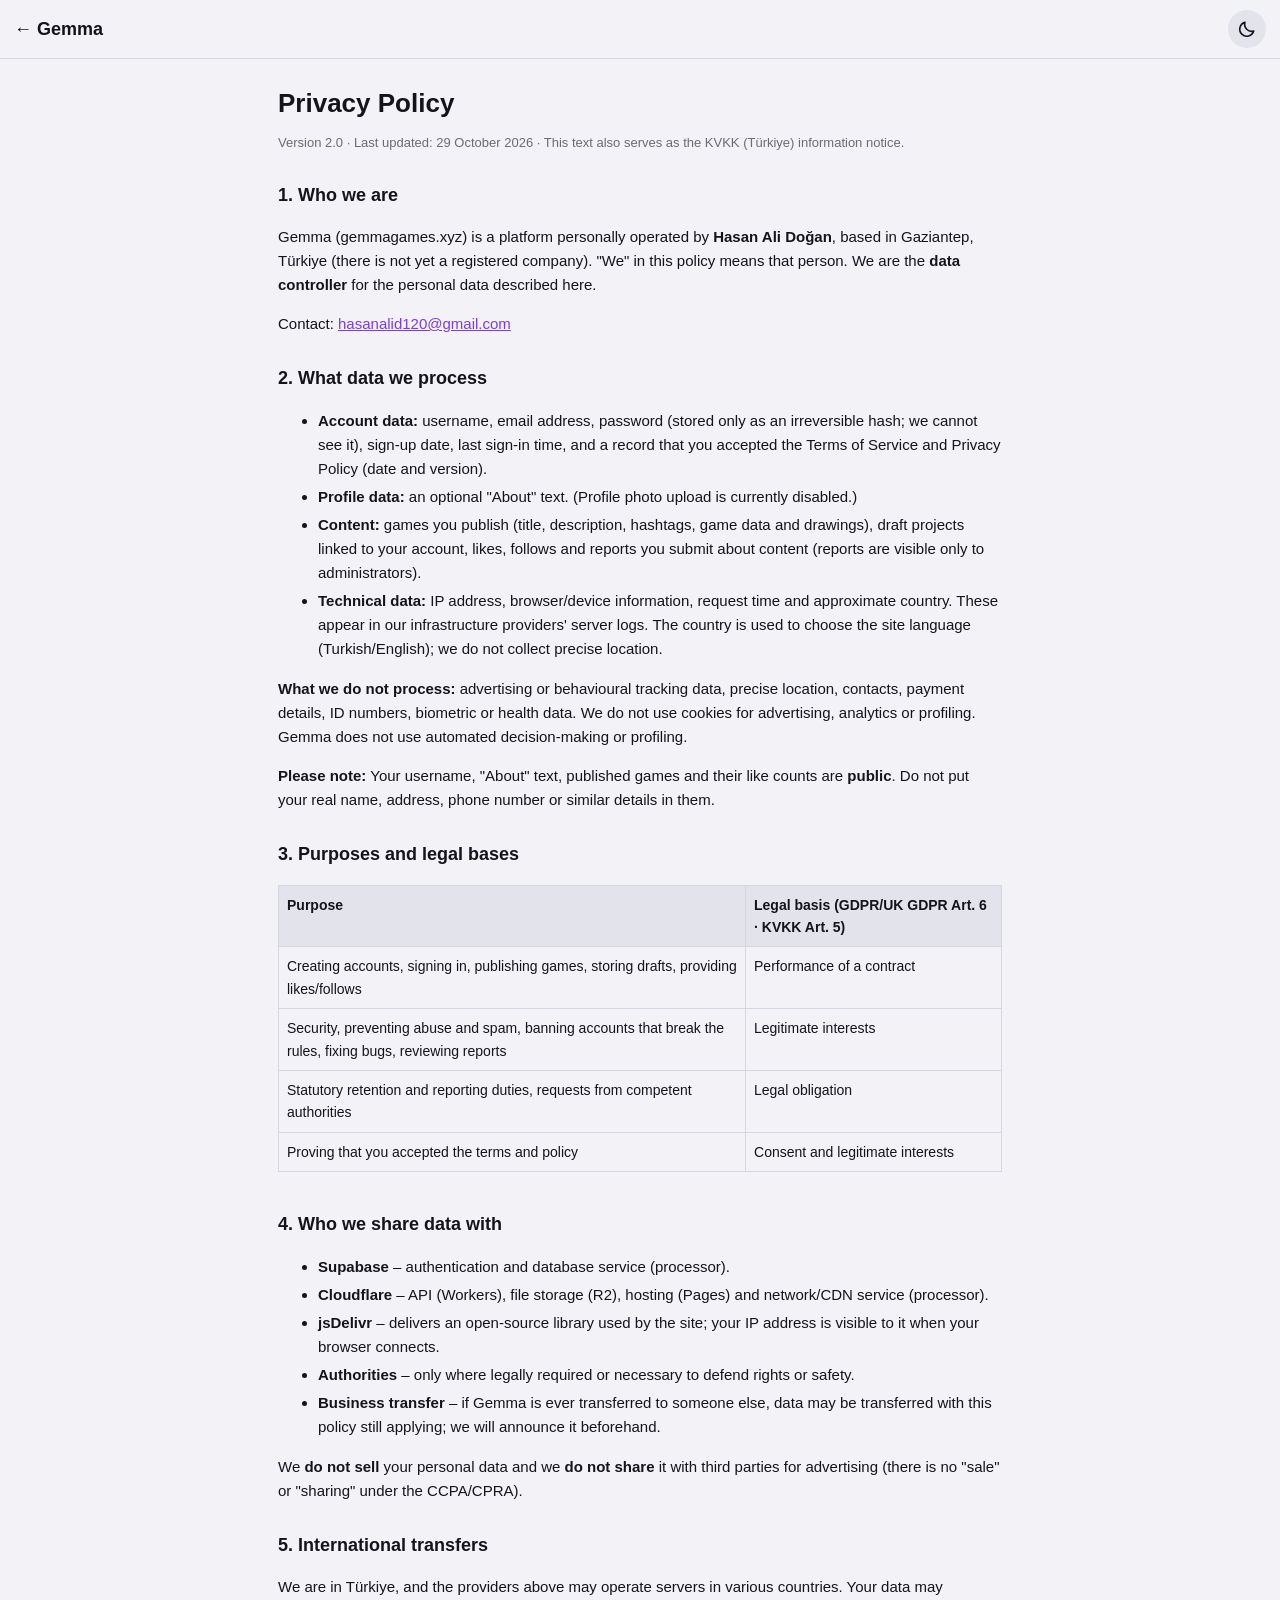
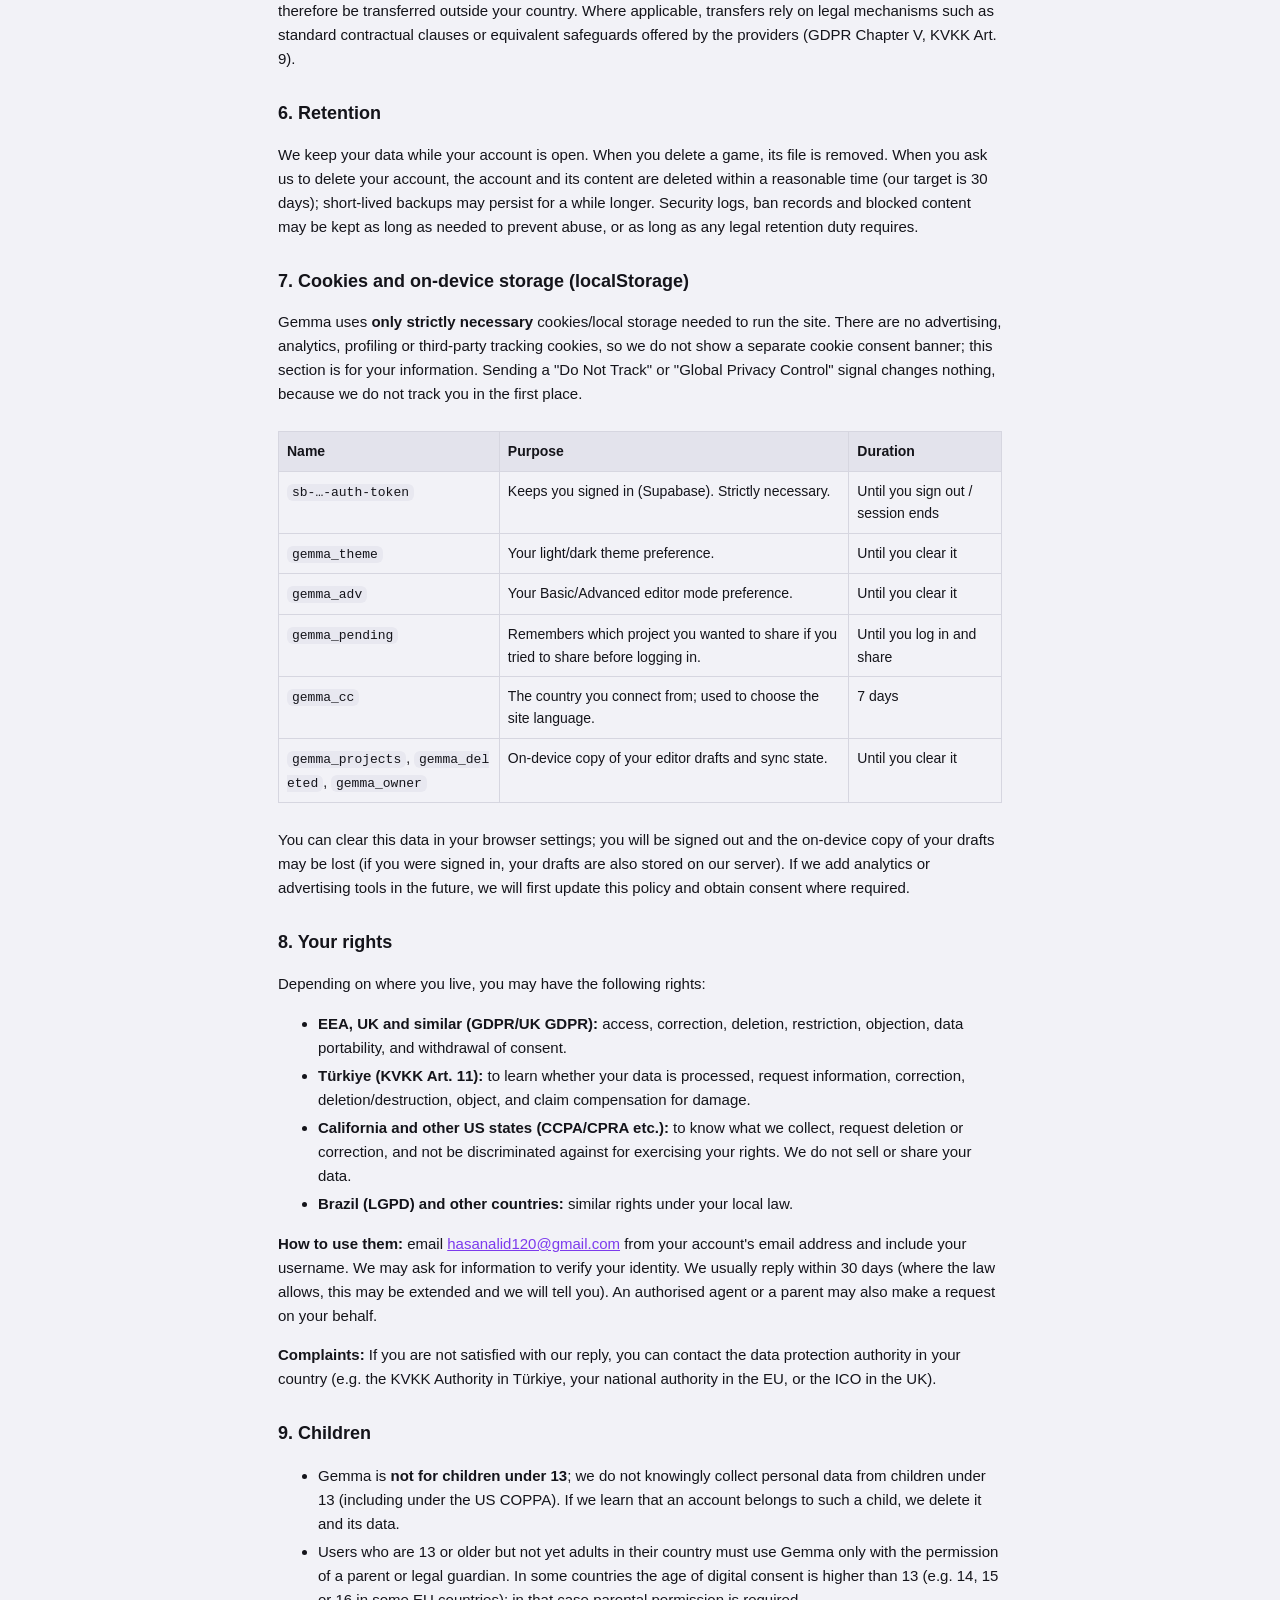
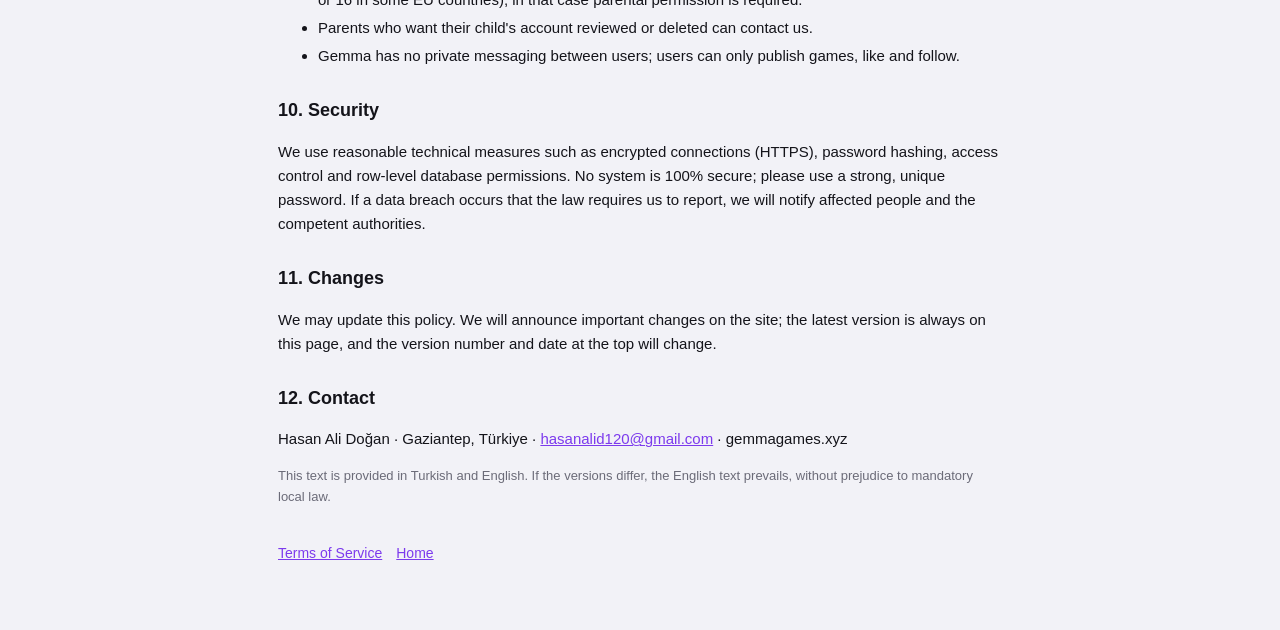
<file: privacy.html>
<!DOCTYPE html>
<html lang="tr"><head><meta charset="UTF-8">
<meta name="viewport" content="width=device-width,initial-scale=1,viewport-fit=cover">
<title>Gemma – Gizlilik Politikası / Privacy Policy</title>
<link rel="stylesheet" href="/legal.css?v=2">
<script src="/i18n.js?v=5"></script>
<script src="/theme.js?v=5"></script>
</head><body>
<div class="top"><a class="back" href="/">← Gemma</a><button data-theme-btn></button></div>
<div class="wrap">

<!-- ===================== TÜRKÇE ===================== -->
<div class="tr">
<h1>Gizlilik Politikası</h1>
<p class="upd">Sürüm 2.0 · Son güncelleme: 29 Ekim 2026 · Bu metin aynı zamanda KVKK Aydınlatma Metni'dir.</p>

<h2>1. Biz kimiz?</h2>
<p>Gemma (gemmagames.xyz), Gaziantep, Türkiye'de yaşayan <b>Hasan Ali Doğan</b> tarafından kişisel olarak işletilen bir platformdur (henüz tescilli bir şirket yoktur). Bu politikada "biz" dediğimizde bu kişiyi kastediyoruz. Kişisel verilerin işlenmesinden <b>veri sorumlusu</b> / <i>data controller</i> biziz.</p>
<p>İletişim: <a href="mailto:hasanalid120@gmail.com">hasanalid120@gmail.com</a></p>

<h2>2. Hangi verileri işliyoruz?</h2>
<ul>
<li><b>Hesap bilgileri:</b> kullanıcı adı, e-posta adresi, şifre (yalnızca geri döndürülemez şekilde karma/hash olarak saklanır; biz göremeyiz), kayıt tarihi, son giriş zamanı, Kullanım Şartları ve Gizlilik Politikası'nı kabul ettiğini gösteren kayıt (tarih ve sürüm).</li>
<li><b>Profil bilgileri:</b> isteğe bağlı "Hakkında" yazısı. (Profil fotoğrafı yükleme şu anda kapalıdır.)</li>
<li><b>İçerikler:</b> yayınladığın oyunlar (başlık, açıklama, hashtag'ler, oyun verisi ve çizimler), hesabına bağlı taslak projeler, beğeniler, takip ilişkileri ve bir içeriği bildirmek için gönderdiğin raporlar (raporları yalnızca yöneticiler görür).</li>
<li><b>Teknik veriler:</b> IP adresi, tarayıcı/cihaz bilgisi, istek zamanı ve yaklaşık ülke. Bunlar altyapı sağlayıcılarımızın sunucu günlüklerinde oluşur. Ülke bilgisi, site dilini (Türkçe/İngilizce) seçmek için kullanılır; kesin konum toplamayız.</li>
</ul>
<p><b>İşlemediklerimiz:</b> reklam veya davranış izleme verisi, kesin konum, rehber, ödeme bilgisi, kimlik numarası, biyometrik veya sağlık verisi. Reklam, analiz veya profil çıkarma amaçlı çerez kullanmıyoruz. Gemma'da otomatik karar verme veya profilleme yoktur.</p>
<p><b>Dikkat:</b> Kullanıcı adın, "Hakkında" yazın, yayınladığın oyunlar ve bu oyunların beğeni sayıları <b>herkese açıktır</b>. Bunlara gerçek adın, adresin, telefonun gibi bilgileri yazma.</p>

<h2>3. Amaçlar ve hukuki sebepler</h2>
<div class="tw"><table>
<tr><th>Amaç</th><th>Hukuki sebep (GDPR/UK GDPR m.6 · KVKK m.5)</th></tr>
<tr><td>Hesap açmak, giriş yapmak, oyun yayınlamak, taslakları saklamak, beğeni/takip özelliklerini sunmak</td><td>Sözleşmenin kurulması ve ifası</td></tr>
<tr><td>Güvenlik, kötüye kullanımı ve spam'i önlemek, kuralları ihlal eden hesapları banlamak, hataları gidermek, şikâyetleri incelemek</td><td>Meşru menfaat</td></tr>
<tr><td>Yasal saklama ve bildirim yükümlülükleri, yetkili makam talepleri</td><td>Hukuki yükümlülük</td></tr>
<tr><td>Şartları ve politikayı kabul ettiğini kanıtlamak</td><td>Açık rıza ve meşru menfaat</td></tr>
</table></div>

<h2>4. Verileri kimlerle paylaşıyoruz?</h2>
<ul>
<li><b>Supabase</b> – kimlik doğrulama ve veritabanı hizmeti (işleyen/processor).</li>
<li><b>Cloudflare</b> – API (Workers), dosya depolama (R2), barındırma (Pages) ve ağ/CDN hizmeti (işleyen/processor).</li>
<li><b>jsDelivr</b> – sitenin kullandığı açık kaynak kütüphanenin dağıtımı; tarayıcın bu sunucuya bağlanırken IP adresin görünür.</li>
<li><b>Yetkili kurumlar</b> – yalnızca yasal bir zorunluluk olduğunda veya hak/güvenlik savunması için gerektiğinde.</li>
<li><b>İşletme devri</b> – Gemma ileride başka birine devredilirse veriler, bu politika korunarak devredilebilir; önceden duyuruda bulunuruz.</li>
</ul>
<p>Kişisel verilerini <b>satmayız</b> ve reklam amacıyla üçüncü taraflarla <b>paylaşmayız</b> (CCPA/CPRA anlamında "satış" veya "paylaşım" yoktur).</p>

<h2>5. Uluslararası aktarım</h2>
<p>Biz Türkiye'deyiz; yukarıdaki hizmet sağlayıcıların sunucuları dünyanın farklı ülkelerinde olabilir. Bu nedenle verilerin ülken dışına aktarılabilir. Aktarımlarda, uygulanabildiği ölçüde standart sözleşme hükümleri veya sağlayıcıların sunduğu eşdeğer güvenceler gibi yasal mekanizmalara dayanırız (GDPR Bölüm V, KVKK m.9).</p>

<h2>6. Saklama süresi</h2>
<p>Verilerini hesabın açık olduğu sürece saklarız. Bir oyunu sildiğinde oyun dosyası kaldırılır. Hesabının silinmesini istediğinde hesap ve içerikleri, makul bir süre içinde (hedefimiz 30 gün) silinir; kısa süreli yedekler bu süreden sonra da bir süre daha kalabilir. Güvenlik günlükleri, ban kayıtları ve engellenen (block) içerikler kötüye kullanımı önlemek için gerekli süre kadar, yasal saklama yükümlülükleri varsa o süre kadar tutulabilir.</p>

<h2>7. Çerezler ve cihazda saklama (localStorage)</h2>
<p>Gemma <b>yalnızca siteyi çalıştırmak için zorunlu</b> çerez/yerel depolama kullanır. Reklam, analiz, profil çıkarma veya üçüncü taraf takip çerezi yoktur. Bu yüzden ayrı bir "çerez onay çubuğu" göstermiyoruz; bu bölüm bilgilendirme amaçlıdır. Bir "Do Not Track" veya "Global Privacy Control" sinyali göndermen bir şeyi değiştirmez, çünkü zaten takip yapmıyoruz.</p>
<div class="tw"><table>
<tr><th>Ad</th><th>Ne için?</th><th>Süre</th></tr>
<tr><td><code>sb-…-auth-token</code></td><td>Oturumunu açık tutar (Supabase). Zorunlu.</td><td>Çıkış yapana / oturum bitene kadar</td></tr>
<tr><td><code>gemma_theme</code></td><td>Aydınlık/karanlık tema tercihin.</td><td>Sen silene kadar</td></tr>
<tr><td><code>gemma_adv</code></td><td>Editörde Temel/Gelişmiş mod tercihin.</td><td>Sen silene kadar</td></tr>
<tr><td><code>gemma_pending</code></td><td>Giriş yapmadan paylaşmaya çalıştığında, hangi projeyi paylaşmak istediğini hatırlar.</td><td>Giriş yapıp paylaşana kadar</td></tr>
<tr><td><code>gemma_cc</code></td><td>Bağlandığın ülke bilgisi; site dilini seçmek için.</td><td>7 gün</td></tr>
<tr><td><code>gemma_projects</code>, <code>gemma_deleted</code>, <code>gemma_owner</code></td><td>Editördeki proje taslaklarının bu cihazdaki kopyası ve senkron bilgisi.</td><td>Sen silene kadar</td></tr>
</table></div>
<p>Bu verileri tarayıcı ayarlarından silebilirsin; oturumun kapanır ve cihazdaki taslak kopyaların kaybolabilir (giriş yaptıysan taslakların sunucuda da saklanır). İleride analiz veya reklam aracı eklersek önce bu politikayı güncelleyip, gereken yerlerde onayını alacağız.</p>

<h2>8. Haklarının neler?</h2>
<p>Bulunduğun ülkeye göre şu haklara sahip olabilirsin:</p>
<ul>
<li><b>AEA, Birleşik Krallık ve benzeri ülkeler (GDPR/UK GDPR):</b> erişim, düzeltme, silme, işlemeyi kısıtlama, itiraz, veri taşınabilirliği ve rızanı geri çekme hakkı.</li>
<li><b>Türkiye (KVKK m.11):</b> verilerinin işlenip işlenmediğini öğrenme, bilgi isteme, düzeltme, silme/yok etme, itiraz, zararın giderilmesini isteme.</li>
<li><b>Kaliforniya ve diğer ABD eyaletleri (CCPA/CPRA vb.):</b> hangi verileri topladığımızı bilme, silme, düzeltme isteme; kullandığın haklar nedeniyle ayrımcılığa uğramama. Verilerini satmıyor ve paylaşmıyoruz.</li>
<li><b>Brezilya (LGPD) ve diğer ülkeler:</b> yerel yasana göre benzer haklar.</li>
</ul>
<p><b>Nasıl kullanırsın?</b> <a href="mailto:hasanalid120@gmail.com">hasanalid120@gmail.com</a> adresine, hesabının e-posta adresinden ve kullanıcı adınla yaz. Kimliğini doğrulamak için bilgi isteyebiliriz. Genellikle 30 gün içinde yanıtlarız (yasanın izin verdiği hâllerde süre uzayabilir, bunu sana bildiririz). Bir yetkili temsilci veya ebeveyn de senin adına başvurabilir.</p>
<p><b>Şikâyet:</b> Yanıtımızdan memnun kalmazsan bulunduğun ülkedeki veri koruma otoritesine (ör. Türkiye'de Kişisel Verileri Koruma Kurumu, AB'de ilgili ulusal otorite, Birleşik Krallık'ta ICO) başvurabilirsin.</p>

<h2>9. Çocukların gizliliği</h2>
<ul>
<li>Gemma <b>13 yaşından küçükler için değildir</b>; bilerek 13 yaşından küçük çocuklardan kişisel veri toplamayız (ABD COPPA dahil). Böyle bir hesap fark edersek hesabı ve verilerini sileriz.</li>
<li>13 yaşını doldurmuş ama bulunduğu ülkede reşit olmayan kullanıcılar, yalnızca ebeveyn veya yasal temsilcisinin izniyle kullanmalıdır. Bazı ülkelerde dijital hizmetlerde rıza yaşı 13'ten yüksektir (ör. bazı AB ülkelerinde 14, 15 veya 16); bu durumda ebeveyn izni zorunludur.</li>
<li>Çocuğunun hesabının incelenmesini veya silinmesini isteyen ebeveynler bize yazabilir.</li>
<li>Gemma'da kullanıcılar arasında özel mesajlaşma yoktur; kullanıcılar yalnızca oyun yayınlar, beğenir ve takip eder.</li>
</ul>

<h2>10. Güvenlik</h2>
<p>Verileri korumak için şifreli bağlantı (HTTPS), şifrelerin hash'lenmesi, erişim kontrolü ve satır bazlı veritabanı yetkileri gibi makul teknik önlemler uyguluyoruz. Hiçbir sistem %100 güvenli değildir; güçlü ve benzersiz bir şifre kullanmanı öneririz. Yasanın gerektirdiği bir veri ihlali olursa etkilenen kişilere ve yetkili kurumlara gereken bildirimi yaparız.</p>

<h2>11. Değişiklikler</h2>
<p>Bu politikayı güncelleyebiliriz. Önemli değişiklikleri sitede duyururuz; en güncel sürüm her zaman bu sayfadadır. Sayfanın üstündeki sürüm numarası ve tarih değişir.</p>

<h2>12. İletişim</h2>
<p>Hasan Ali Doğan · Gaziantep, Türkiye · <a href="mailto:hasanalid120@gmail.com">hasanalid120@gmail.com</a> · gemmagames.xyz</p>
<p class="upd">Bu metin Türkçe ve İngilizce hazırlanmıştır. Çeviriler arasında fark olursa, yerel zorunlu hukuk saklı kalmak üzere İngilizce metin esas alınır.</p>
<div class="nav2"><a href="/terms.html">Kullanım Şartları</a><a href="/">Ana sayfa</a></div>
</div>

<!-- ===================== ENGLISH ===================== -->
<div class="en">
<h1>Privacy Policy</h1>
<p class="upd">Version 2.0 · Last updated: 29 October 2026 · This text also serves as the KVKK (Türkiye) information notice.</p>

<h2>1. Who we are</h2>
<p>Gemma (gemmagames.xyz) is a platform personally operated by <b>Hasan Ali Doğan</b>, based in Gaziantep, Türkiye (there is not yet a registered company). "We" in this policy means that person. We are the <b>data controller</b> for the personal data described here.</p>
<p>Contact: <a href="mailto:hasanalid120@gmail.com">hasanalid120@gmail.com</a></p>

<h2>2. What data we process</h2>
<ul>
<li><b>Account data:</b> username, email address, password (stored only as an irreversible hash; we cannot see it), sign-up date, last sign-in time, and a record that you accepted the Terms of Service and Privacy Policy (date and version).</li>
<li><b>Profile data:</b> an optional "About" text. (Profile photo upload is currently disabled.)</li>
<li><b>Content:</b> games you publish (title, description, hashtags, game data and drawings), draft projects linked to your account, likes, follows and reports you submit about content (reports are visible only to administrators).</li>
<li><b>Technical data:</b> IP address, browser/device information, request time and approximate country. These appear in our infrastructure providers' server logs. The country is used to choose the site language (Turkish/English); we do not collect precise location.</li>
</ul>
<p><b>What we do not process:</b> advertising or behavioural tracking data, precise location, contacts, payment details, ID numbers, biometric or health data. We do not use cookies for advertising, analytics or profiling. Gemma does not use automated decision-making or profiling.</p>
<p><b>Please note:</b> Your username, "About" text, published games and their like counts are <b>public</b>. Do not put your real name, address, phone number or similar details in them.</p>

<h2>3. Purposes and legal bases</h2>
<div class="tw"><table>
<tr><th>Purpose</th><th>Legal basis (GDPR/UK GDPR Art. 6 · KVKK Art. 5)</th></tr>
<tr><td>Creating accounts, signing in, publishing games, storing drafts, providing likes/follows</td><td>Performance of a contract</td></tr>
<tr><td>Security, preventing abuse and spam, banning accounts that break the rules, fixing bugs, reviewing reports</td><td>Legitimate interests</td></tr>
<tr><td>Statutory retention and reporting duties, requests from competent authorities</td><td>Legal obligation</td></tr>
<tr><td>Proving that you accepted the terms and policy</td><td>Consent and legitimate interests</td></tr>
</table></div>

<h2>4. Who we share data with</h2>
<ul>
<li><b>Supabase</b> – authentication and database service (processor).</li>
<li><b>Cloudflare</b> – API (Workers), file storage (R2), hosting (Pages) and network/CDN service (processor).</li>
<li><b>jsDelivr</b> – delivers an open-source library used by the site; your IP address is visible to it when your browser connects.</li>
<li><b>Authorities</b> – only where legally required or necessary to defend rights or safety.</li>
<li><b>Business transfer</b> – if Gemma is ever transferred to someone else, data may be transferred with this policy still applying; we will announce it beforehand.</li>
</ul>
<p>We <b>do not sell</b> your personal data and we <b>do not share</b> it with third parties for advertising (there is no "sale" or "sharing" under the CCPA/CPRA).</p>

<h2>5. International transfers</h2>
<p>We are in Türkiye, and the providers above may operate servers in various countries. Your data may therefore be transferred outside your country. Where applicable, transfers rely on legal mechanisms such as standard contractual clauses or equivalent safeguards offered by the providers (GDPR Chapter V, KVKK Art. 9).</p>

<h2>6. Retention</h2>
<p>We keep your data while your account is open. When you delete a game, its file is removed. When you ask us to delete your account, the account and its content are deleted within a reasonable time (our target is 30 days); short-lived backups may persist for a while longer. Security logs, ban records and blocked content may be kept as long as needed to prevent abuse, or as long as any legal retention duty requires.</p>

<h2>7. Cookies and on-device storage (localStorage)</h2>
<p>Gemma uses <b>only strictly necessary</b> cookies/local storage needed to run the site. There are no advertising, analytics, profiling or third-party tracking cookies, so we do not show a separate cookie consent banner; this section is for your information. Sending a "Do Not Track" or "Global Privacy Control" signal changes nothing, because we do not track you in the first place.</p>
<div class="tw"><table>
<tr><th>Name</th><th>Purpose</th><th>Duration</th></tr>
<tr><td><code>sb-…-auth-token</code></td><td>Keeps you signed in (Supabase). Strictly necessary.</td><td>Until you sign out / session ends</td></tr>
<tr><td><code>gemma_theme</code></td><td>Your light/dark theme preference.</td><td>Until you clear it</td></tr>
<tr><td><code>gemma_adv</code></td><td>Your Basic/Advanced editor mode preference.</td><td>Until you clear it</td></tr>
<tr><td><code>gemma_pending</code></td><td>Remembers which project you wanted to share if you tried to share before logging in.</td><td>Until you log in and share</td></tr>
<tr><td><code>gemma_cc</code></td><td>The country you connect from; used to choose the site language.</td><td>7 days</td></tr>
<tr><td><code>gemma_projects</code>, <code>gemma_deleted</code>, <code>gemma_owner</code></td><td>On-device copy of your editor drafts and sync state.</td><td>Until you clear it</td></tr>
</table></div>
<p>You can clear this data in your browser settings; you will be signed out and the on-device copy of your drafts may be lost (if you were signed in, your drafts are also stored on our server). If we add analytics or advertising tools in the future, we will first update this policy and obtain consent where required.</p>

<h2>8. Your rights</h2>
<p>Depending on where you live, you may have the following rights:</p>
<ul>
<li><b>EEA, UK and similar (GDPR/UK GDPR):</b> access, correction, deletion, restriction, objection, data portability, and withdrawal of consent.</li>
<li><b>Türkiye (KVKK Art. 11):</b> to learn whether your data is processed, request information, correction, deletion/destruction, object, and claim compensation for damage.</li>
<li><b>California and other US states (CCPA/CPRA etc.):</b> to know what we collect, request deletion or correction, and not be discriminated against for exercising your rights. We do not sell or share your data.</li>
<li><b>Brazil (LGPD) and other countries:</b> similar rights under your local law.</li>
</ul>
<p><b>How to use them:</b> email <a href="mailto:hasanalid120@gmail.com">hasanalid120@gmail.com</a> from your account's email address and include your username. We may ask for information to verify your identity. We usually reply within 30 days (where the law allows, this may be extended and we will tell you). An authorised agent or a parent may also make a request on your behalf.</p>
<p><b>Complaints:</b> If you are not satisfied with our reply, you can contact the data protection authority in your country (e.g. the KVKK Authority in Türkiye, your national authority in the EU, or the ICO in the UK).</p>

<h2>9. Children</h2>
<ul>
<li>Gemma is <b>not for children under 13</b>; we do not knowingly collect personal data from children under 13 (including under the US COPPA). If we learn that an account belongs to such a child, we delete it and its data.</li>
<li>Users who are 13 or older but not yet adults in their country must use Gemma only with the permission of a parent or legal guardian. In some countries the age of digital consent is higher than 13 (e.g. 14, 15 or 16 in some EU countries); in that case parental permission is required.</li>
<li>Parents who want their child's account reviewed or deleted can contact us.</li>
<li>Gemma has no private messaging between users; users can only publish games, like and follow.</li>
</ul>

<h2>10. Security</h2>
<p>We use reasonable technical measures such as encrypted connections (HTTPS), password hashing, access control and row-level database permissions. No system is 100% secure; please use a strong, unique password. If a data breach occurs that the law requires us to report, we will notify affected people and the competent authorities.</p>

<h2>11. Changes</h2>
<p>We may update this policy. We will announce important changes on the site; the latest version is always on this page, and the version number and date at the top will change.</p>

<h2>12. Contact</h2>
<p>Hasan Ali Doğan · Gaziantep, Türkiye · <a href="mailto:hasanalid120@gmail.com">hasanalid120@gmail.com</a> · gemmagames.xyz</p>
<p class="upd">This text is provided in Turkish and English. If the versions differ, the English text prevails, without prejudice to mandatory local law.</p>
<div class="nav2"><a href="/terms.html">Terms of Service</a><a href="/">Home</a></div>
</div>

</div></body></html>
</file>
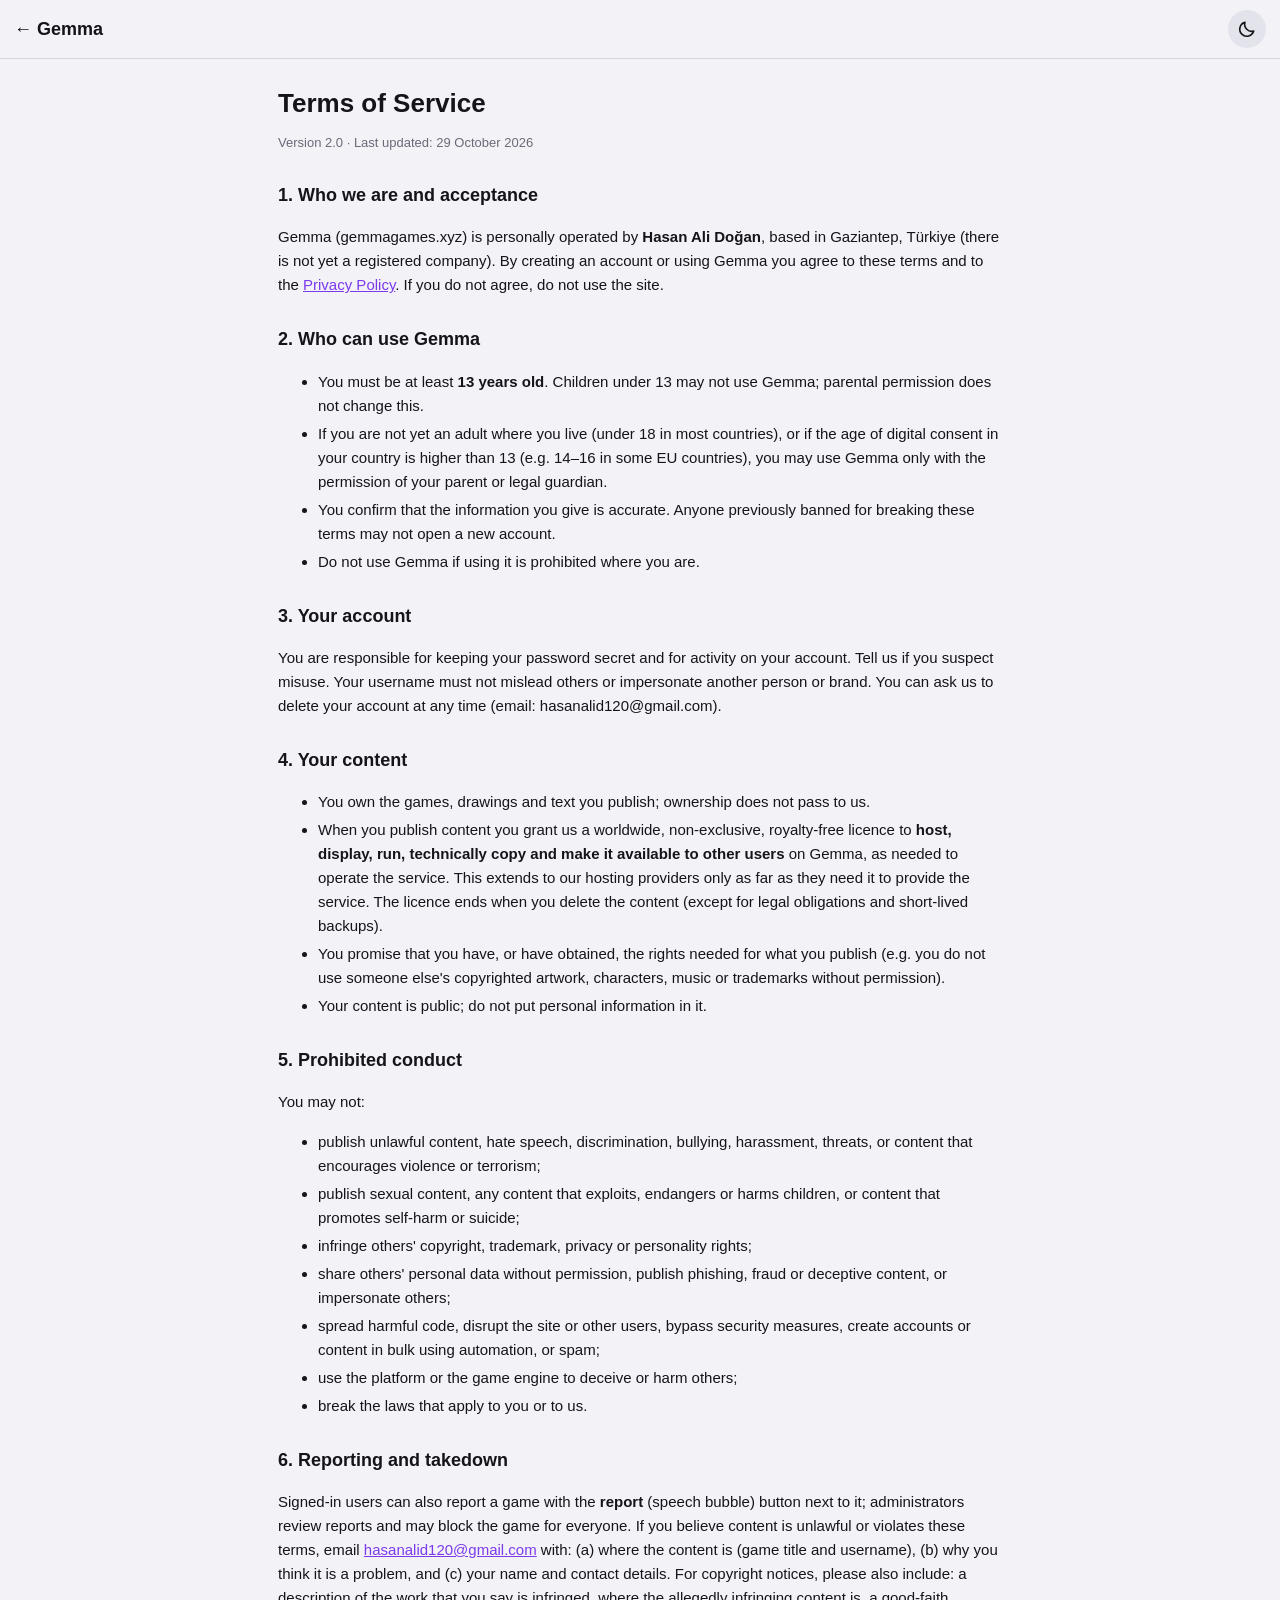
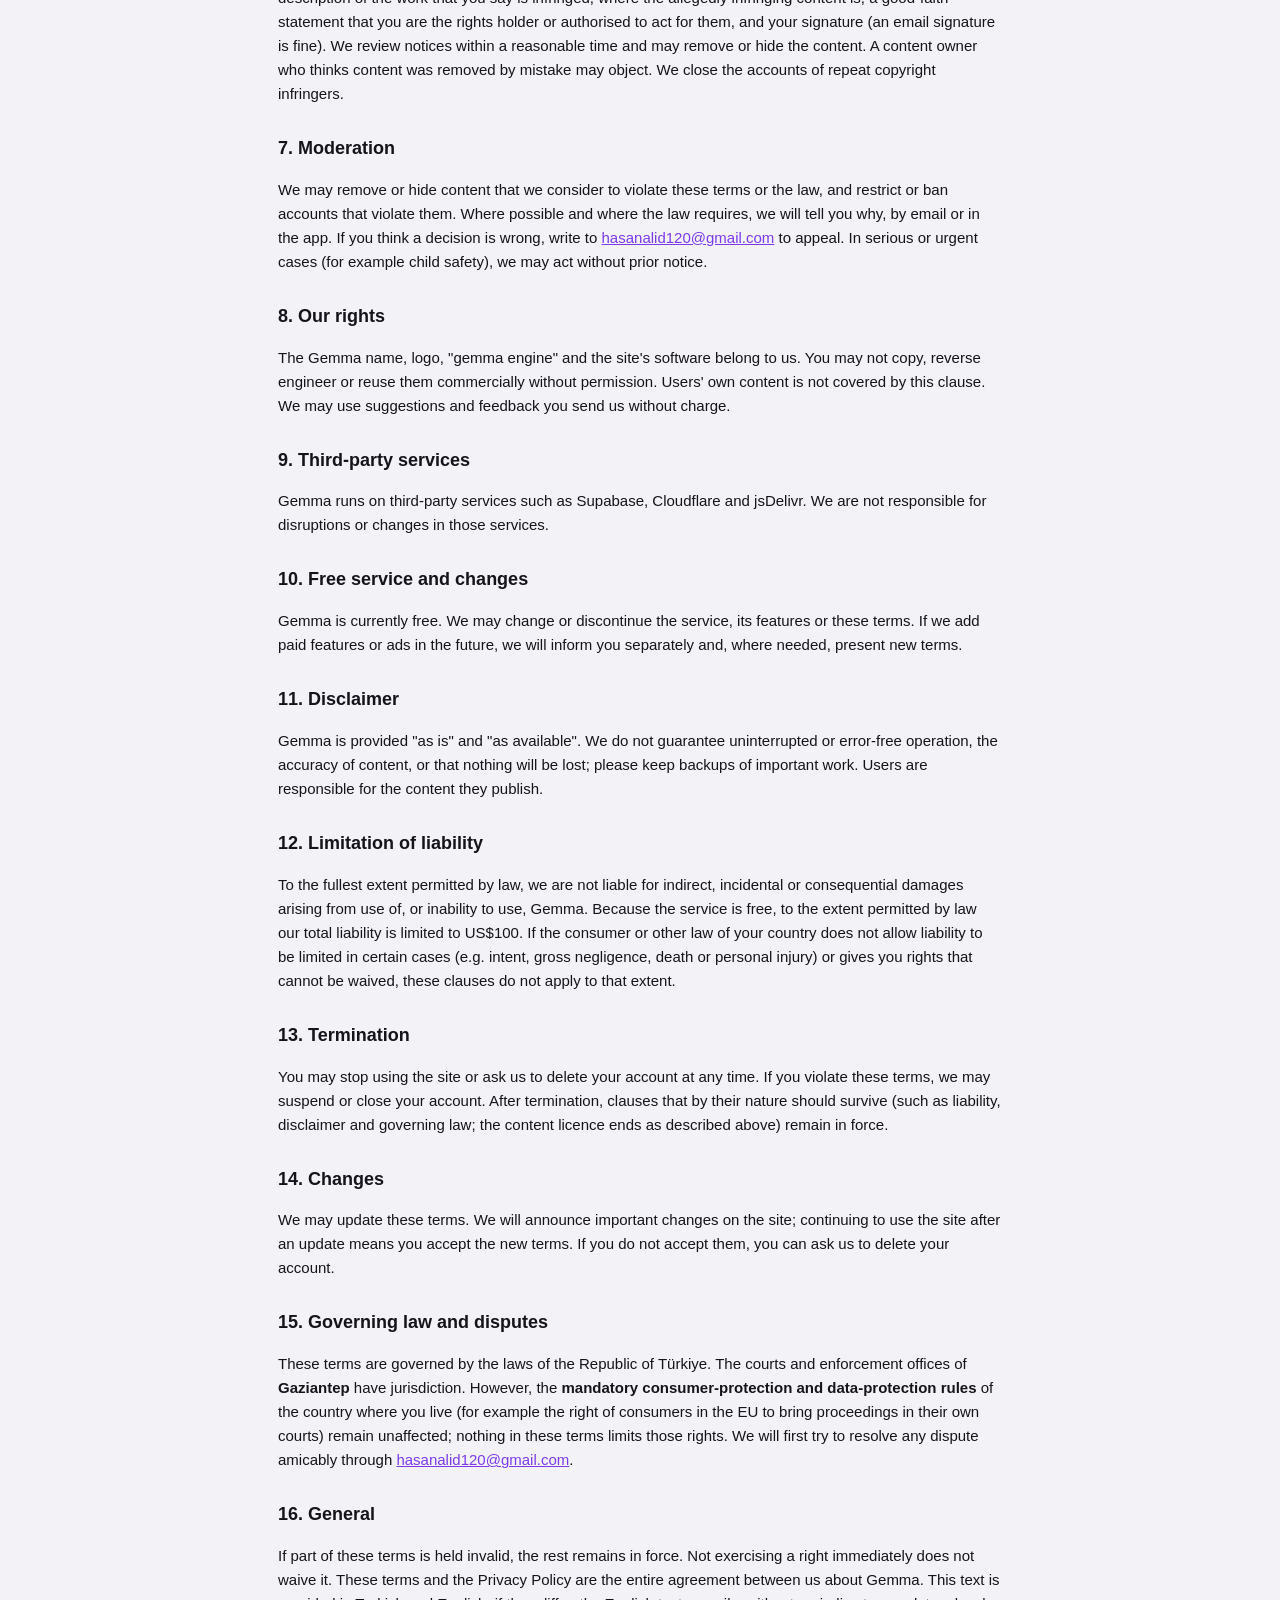
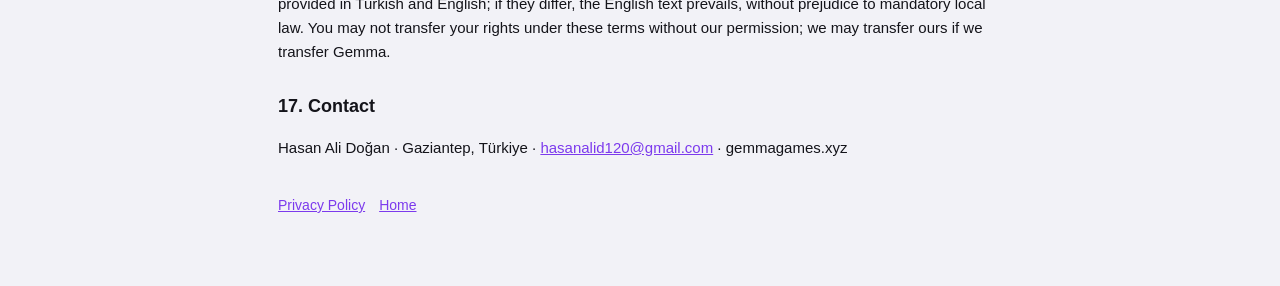
<file: terms.html>
<!DOCTYPE html>
<html lang="tr"><head><meta charset="UTF-8">
<meta name="viewport" content="width=device-width,initial-scale=1,viewport-fit=cover">
<title>Gemma – Kullanım Şartları / Terms of Service</title>
<link rel="stylesheet" href="/legal.css?v=2">
<script src="/i18n.js?v=5"></script>
<script src="/theme.js?v=5"></script>
</head><body>
<div class="top"><a class="back" href="/">← Gemma</a><button data-theme-btn></button></div>
<div class="wrap">

<!-- ===================== TÜRKÇE ===================== -->
<div class="tr">
<h1>Kullanım Şartları</h1>
<p class="upd">Sürüm 2.0 · Son güncelleme: 29 Ekim 2026</p>

<h2>1. Taraflar ve kabul</h2>
<p>Gemma (gemmagames.xyz), Gaziantep, Türkiye'de yaşayan <b>Hasan Ali Doğan</b> tarafından kişisel olarak işletilir (henüz tescilli bir şirket yoktur). Hesap oluşturarak veya siteyi kullanarak bu şartları ve <a href="/privacy.html">Gizlilik Politikası</a>'nı kabul etmiş olursun. Kabul etmiyorsan siteyi kullanma.</p>

<h2>2. Kimler kullanabilir?</h2>
<ul>
<li>En az <b>13 yaşında</b> olmalısın. 13 yaşından küçükler Gemma'yı kullanamaz; ebeveyn izni bunu değiştirmez.</li>
<li>Bulunduğun ülkede reşit değilsen (çoğu ülkede 18 yaş altı) veya ülkende dijital hizmetler için rıza yaşı 13'ten yüksekse (ör. bazı AB ülkelerinde 14–16), Gemma'yı yalnızca ebeveyninin veya yasal temsilcisinin izniyle kullanabilirsin.</li>
<li>Verdiğin bilgilerin doğru olduğunu kabul edersin. Daha önce bu şartları ihlal ettiği için banlanmış biri yeni hesap açamaz.</li>
<li>Bulunduğun yerde Gemma'yı kullanmak yasaksa kullanma.</li>
</ul>

<h2>3. Hesabın</h2>
<p>Şifreni gizli tutmak ve hesabındaki işlemlerden sorumlu olmak sana aittir. Şüpheli bir durum olursa bize haber ver. Kullanıcı adın başkalarını yanıltmamalı, başkasının adını veya markasını taklit etmemelidir. Hesabını istediğin zaman silmemizi isteyebilirsin (e-posta: hasanalid120@gmail.com).</p>

<h2>4. Senin içeriğin</h2>
<ul>
<li>Yayınladığın oyunların, çizimlerin ve metinlerin sahibi sensin; bizde kalmaz.</li>
<li>Bir içerik yayınladığında bize, onu Gemma'da <b>barındırmak, göstermek, oynatmak, kopyalamak (teknik olarak) ve diğer kullanıcılara sunmak</b> için gerekli olan dünya çapında, münhasır olmayan, ücretsiz bir lisans vermiş olursun. Bu lisans, barındırma sağlayıcılarımızın hizmeti sunması için gerekli olduğu kadar onlara da uzanır. İçeriği sildiğinde lisans sona erer (yasal zorunluluklar ve kısa süreli yedekler hariç).</li>
<li>Yayınladığın içerik için gerekli haklara sahip olduğunu veya izin aldığını (ör. başkasının telifli çizimini, karakterini, müziğini, markasını izinsiz kullanmadığını) taahhüt edersin.</li>
<li>İçeriğin herkese açıktır; kişisel bilgilerini içine koyma.</li>
</ul>

<h2>5. Yasak davranışlar</h2>
<p>Şunları yapamazsın:</p>
<ul>
<li>Hukuka aykırı içerik; nefret söylemi, ayrımcılık, zorbalık, taciz, tehdit veya şiddeti ve terörü özendiren içerik yayınlamak;</li>
<li>Cinsel içerik, çocukları istismar eden veya tehlikeye atan, çocuklara zarar veren her türlü içerik yayınlamak; kendine zarar vermeyi veya intiharı özendirmek;</li>
<li>Başkalarının telif, marka, gizlilik veya kişilik haklarını ihlal etmek;</li>
<li>Başkalarının kişisel verilerini izinsiz paylaşmak, kimlik avı (phishing), dolandırıcılık veya yanıltıcı içerik yayınlamak, başkası gibi davranmak;</li>
<li>Zararlı kod yaymak, siteyi veya diğer kullanıcıları aksatmak, güvenlik önlemlerini aşmaya çalışmak, otomatik araçlarla toplu hesap/içerik oluşturmak veya spam yapmak;</li>
<li>Platformu veya oyun motorunu başkalarını kandırmak ya da zarar vermek için kullanmak;</li>
<li>Bulunduğun veya bizim bulunduğumuz ülkelerin yasalarına aykırı davranmak.</li>
</ul>

<h2>6. Şikâyet ve içerik kaldırma</h2>
<p>Giriş yapmış kullanıcılar bir oyunu, oyunun yanındaki <b>report</b> (konuşma baloncuğu) butonuyla da bildirebilir; report'ları adminler inceler ve gerekirse oyunu herkese kapatır (block). Bir içeriğin yasa dışı olduğunu veya şartları ihlal ettiğini düşünüyorsan <a href="mailto:hasanalid120@gmail.com">hasanalid120@gmail.com</a> adresine şunları yaz: (a) içeriğin yeri (oyun başlığı ve kullanıcı adı), (b) neden sorunlu olduğu, (c) adın ve iletişim bilgin. Telif hakkı bildirimlerinde ayrıca şunları ekle: hakkı ihlal edilen eserin tanımı, ihlal ettiğini düşündüğün içeriğin yeri, hak sahibi olduğuna veya hak sahibi adına hareket ettiğine dair iyi niyetli beyanın ve imzan (e-posta imzası olabilir). Bildirimleri makul sürede inceler, gerekirse içeriği kaldırır veya gizleriz. Haksız yere kaldırıldığını düşünen içerik sahibi itiraz edebilir. Tekrar eden telif ihlalcilerinin hesabını kapatırız.</p>

<h2>7. Moderasyon</h2>
<p>Şartlara veya yasalara aykırı bulduğumuz içeriği kaldırma, gizleme ve ihlal eden hesapları kısıtlama veya banlama hakkımızı saklı tutarız. Mümkün olduğunda ve yasa gerektirdiğinde, kararın nedenini sana e-postayla veya uygulama üzerinden bildiririz. Kararı yanlış bulursan <a href="mailto:hasanalid120@gmail.com">hasanalid120@gmail.com</a> adresine itiraz edebilirsin. Ciddi veya acil risk (ör. çocukların güvenliği) durumunda önceden haber vermeden harekete geçebiliriz.</p>

<h2>8. Bizim haklarımız</h2>
<p>Gemma adı, logosu, "gemma engine" ve sitenin yazılımı bize aittir. Önceden izin almadan kopyalayamaz, tersine mühendislik yapamaz veya ticari amaçla yeniden kullanamazsın. Kullanıcıların kendi içerikleri bu madde kapsamında değildir. Bize gönderdiğin öneri ve geri bildirimleri karşılıksız kullanabiliriz.</p>

<h2>9. Üçüncü taraf hizmetler</h2>
<p>Gemma; Supabase, Cloudflare ve jsDelivr gibi üçüncü taraf hizmetler üzerinde çalışır. Bu hizmetlerdeki kesintilerden veya değişikliklerden kaynaklanan aksaklıklardan sorumlu tutulamayız.</p>

<h2>10. Ücretsiz hizmet ve değişiklikler</h2>
<p>Gemma şu an ücretsizdir. Hizmeti, özellikleri veya bu şartları değiştirebilir, durdurabiliriz. İleride ücretli özellikler veya reklamlar eklenirse bunlar için ayrıca bilgilendirme yapar, gerekirse yeni şartlar sunarız.</p>

<h2>11. Garanti reddi</h2>
<p>Gemma "olduğu gibi" ve "mevcut hâliyle" sunulur. Kesintisiz veya hatasız çalışacağını, içeriklerin doğruluğunu veya hiçbir şeyin kaybolmayacağını garanti etmeyiz; önemli çalışmalarının yedeğini almanı öneririz. Kullanıcıların yayınladığı içeriklerden o kullanıcılar sorumludur.</p>

<h2>12. Sorumluluk sınırı</h2>
<p>Yasanın izin verdiği en geniş ölçüde, Gemma'nın kullanımından veya kullanılamamasından doğan dolaylı, arızi veya sonuç olarak ortaya çıkan zararlardan sorumlu değiliz. Ücretsiz bir hizmet olduğu için, yasanın izin verdiği ölçüde toplam sorumluluğumuz 100 ABD doları ile sınırlıdır. Bulunduğun ülkenin tüketici veya başka hukuku, sorumluluğun sınırlanamayacağı hâlleri (ör. kasıt, ağır ihmal, ölüm veya yaralanma) ya da vazgeçilemez haklarını düzenliyorsa, bu maddeler o ölçüde uygulanmaz.</p>

<h2>13. Fesih</h2>
<p>İstediğin zaman siteyi kullanmayı bırakabilir veya hesabının silinmesini isteyebilirsin. Şartları ihlal edersen hesabını askıya alabilir veya kapatabiliriz. Fesih sonrasında, niteliği gereği devam etmesi gereken maddeler (içerik lisansının sona ermesi hariç, sorumluluk, garanti reddi, uygulanacak hukuk vb.) geçerliliğini korur.</p>

<h2>14. Değişiklikler</h2>
<p>Şartları güncelleyebiliriz. Önemli değişiklikleri sitede duyururuz; güncellemeden sonra siteyi kullanmaya devam etmen yeni şartları kabul ettiğin anlamına gelir. Kabul etmiyorsan hesabını silmeni isteyebilirsin.</p>

<h2>15. Uygulanacak hukuk ve uyuşmazlıklar</h2>
<p>Bu şartlara Türkiye Cumhuriyeti hukuku uygulanır. Uyuşmazlıklarda <b>Gaziantep</b> mahkemeleri ve icra daireleri yetkilidir. Bununla birlikte, yaşadığın ülkenin <b>zorunlu tüketici koruma ve veri koruma kuralları</b> (ör. AB'deki tüketicilerin kendi ülkelerindeki mahkemelere başvurma hakkı) saklıdır; bu şartlar o haklarını sınırlamaz. Öncelikle uyuşmazlığı <a href="mailto:hasanalid120@gmail.com">hasanalid120@gmail.com</a> üzerinden dostane çözmeyi deneriz.</p>

<h2>16. Genel hükümler</h2>
<p>Şartların bir kısmı geçersiz sayılırsa kalanı geçerli kalır. Bir hakkımızı hemen kullanmamamız o haktan vazgeçtiğimiz anlamına gelmez. Bu şartlar ve Gizlilik Politikası, Gemma ile ilgili aramızdaki tüm anlaşmadır. Bu metin Türkçe ve İngilizce hazırlanmıştır; fark olursa, yerel zorunlu hukuk saklı kalmak üzere İngilizce metin esas alınır. Şartlarda geçen haklarını başkasına devretmek için bizden izin alman gerekir; biz ise Gemma'yı devredersek haklarımızı devredebiliriz.</p>

<h2>17. İletişim</h2>
<p>Hasan Ali Doğan · Gaziantep, Türkiye · <a href="mailto:hasanalid120@gmail.com">hasanalid120@gmail.com</a> · gemmagames.xyz</p>
<div class="nav2"><a href="/privacy.html">Gizlilik Politikası</a><a href="/">Ana sayfa</a></div>
</div>

<!-- ===================== ENGLISH ===================== -->
<div class="en">
<h1>Terms of Service</h1>
<p class="upd">Version 2.0 · Last updated: 29 October 2026</p>

<h2>1. Who we are and acceptance</h2>
<p>Gemma (gemmagames.xyz) is personally operated by <b>Hasan Ali Doğan</b>, based in Gaziantep, Türkiye (there is not yet a registered company). By creating an account or using Gemma you agree to these terms and to the <a href="/privacy.html">Privacy Policy</a>. If you do not agree, do not use the site.</p>

<h2>2. Who can use Gemma</h2>
<ul>
<li>You must be at least <b>13 years old</b>. Children under 13 may not use Gemma; parental permission does not change this.</li>
<li>If you are not yet an adult where you live (under 18 in most countries), or if the age of digital consent in your country is higher than 13 (e.g. 14–16 in some EU countries), you may use Gemma only with the permission of your parent or legal guardian.</li>
<li>You confirm that the information you give is accurate. Anyone previously banned for breaking these terms may not open a new account.</li>
<li>Do not use Gemma if using it is prohibited where you are.</li>
</ul>

<h2>3. Your account</h2>
<p>You are responsible for keeping your password secret and for activity on your account. Tell us if you suspect misuse. Your username must not mislead others or impersonate another person or brand. You can ask us to delete your account at any time (email: hasanalid120@gmail.com).</p>

<h2>4. Your content</h2>
<ul>
<li>You own the games, drawings and text you publish; ownership does not pass to us.</li>
<li>When you publish content you grant us a worldwide, non-exclusive, royalty-free licence to <b>host, display, run, technically copy and make it available to other users</b> on Gemma, as needed to operate the service. This extends to our hosting providers only as far as they need it to provide the service. The licence ends when you delete the content (except for legal obligations and short-lived backups).</li>
<li>You promise that you have, or have obtained, the rights needed for what you publish (e.g. you do not use someone else's copyrighted artwork, characters, music or trademarks without permission).</li>
<li>Your content is public; do not put personal information in it.</li>
</ul>

<h2>5. Prohibited conduct</h2>
<p>You may not:</p>
<ul>
<li>publish unlawful content, hate speech, discrimination, bullying, harassment, threats, or content that encourages violence or terrorism;</li>
<li>publish sexual content, any content that exploits, endangers or harms children, or content that promotes self-harm or suicide;</li>
<li>infringe others' copyright, trademark, privacy or personality rights;</li>
<li>share others' personal data without permission, publish phishing, fraud or deceptive content, or impersonate others;</li>
<li>spread harmful code, disrupt the site or other users, bypass security measures, create accounts or content in bulk using automation, or spam;</li>
<li>use the platform or the game engine to deceive or harm others;</li>
<li>break the laws that apply to you or to us.</li>
</ul>

<h2>6. Reporting and takedown</h2>
<p>Signed-in users can also report a game with the <b>report</b> (speech bubble) button next to it; administrators review reports and may block the game for everyone. If you believe content is unlawful or violates these terms, email <a href="mailto:hasanalid120@gmail.com">hasanalid120@gmail.com</a> with: (a) where the content is (game title and username), (b) why you think it is a problem, and (c) your name and contact details. For copyright notices, please also include: a description of the work that you say is infringed, where the allegedly infringing content is, a good-faith statement that you are the rights holder or authorised to act for them, and your signature (an email signature is fine). We review notices within a reasonable time and may remove or hide the content. A content owner who thinks content was removed by mistake may object. We close the accounts of repeat copyright infringers.</p>

<h2>7. Moderation</h2>
<p>We may remove or hide content that we consider to violate these terms or the law, and restrict or ban accounts that violate them. Where possible and where the law requires, we will tell you why, by email or in the app. If you think a decision is wrong, write to <a href="mailto:hasanalid120@gmail.com">hasanalid120@gmail.com</a> to appeal. In serious or urgent cases (for example child safety), we may act without prior notice.</p>

<h2>8. Our rights</h2>
<p>The Gemma name, logo, "gemma engine" and the site's software belong to us. You may not copy, reverse engineer or reuse them commercially without permission. Users' own content is not covered by this clause. We may use suggestions and feedback you send us without charge.</p>

<h2>9. Third-party services</h2>
<p>Gemma runs on third-party services such as Supabase, Cloudflare and jsDelivr. We are not responsible for disruptions or changes in those services.</p>

<h2>10. Free service and changes</h2>
<p>Gemma is currently free. We may change or discontinue the service, its features or these terms. If we add paid features or ads in the future, we will inform you separately and, where needed, present new terms.</p>

<h2>11. Disclaimer</h2>
<p>Gemma is provided "as is" and "as available". We do not guarantee uninterrupted or error-free operation, the accuracy of content, or that nothing will be lost; please keep backups of important work. Users are responsible for the content they publish.</p>

<h2>12. Limitation of liability</h2>
<p>To the fullest extent permitted by law, we are not liable for indirect, incidental or consequential damages arising from use of, or inability to use, Gemma. Because the service is free, to the extent permitted by law our total liability is limited to US$100. If the consumer or other law of your country does not allow liability to be limited in certain cases (e.g. intent, gross negligence, death or personal injury) or gives you rights that cannot be waived, these clauses do not apply to that extent.</p>

<h2>13. Termination</h2>
<p>You may stop using the site or ask us to delete your account at any time. If you violate these terms, we may suspend or close your account. After termination, clauses that by their nature should survive (such as liability, disclaimer and governing law; the content licence ends as described above) remain in force.</p>

<h2>14. Changes</h2>
<p>We may update these terms. We will announce important changes on the site; continuing to use the site after an update means you accept the new terms. If you do not accept them, you can ask us to delete your account.</p>

<h2>15. Governing law and disputes</h2>
<p>These terms are governed by the laws of the Republic of Türkiye. The courts and enforcement offices of <b>Gaziantep</b> have jurisdiction. However, the <b>mandatory consumer-protection and data-protection rules</b> of the country where you live (for example the right of consumers in the EU to bring proceedings in their own courts) remain unaffected; nothing in these terms limits those rights. We will first try to resolve any dispute amicably through <a href="mailto:hasanalid120@gmail.com">hasanalid120@gmail.com</a>.</p>

<h2>16. General</h2>
<p>If part of these terms is held invalid, the rest remains in force. Not exercising a right immediately does not waive it. These terms and the Privacy Policy are the entire agreement between us about Gemma. This text is provided in Turkish and English; if they differ, the English text prevails, without prejudice to mandatory local law. You may not transfer your rights under these terms without our permission; we may transfer ours if we transfer Gemma.</p>

<h2>17. Contact</h2>
<p>Hasan Ali Doğan · Gaziantep, Türkiye · <a href="mailto:hasanalid120@gmail.com">hasanalid120@gmail.com</a> · gemmagames.xyz</p>
<div class="nav2"><a href="/privacy.html">Privacy Policy</a><a href="/">Home</a></div>
</div>

</div></body></html>
</file>
<file: legal.css>
:root{color-scheme:dark;--bg:#0d0d12;--fg:#fff;--soft:#1a1a22;--field:#1f1f29;--line:#2a2a33;--mut:#9a9aa6;--accent:#a78bfa}
:root[data-theme="light"]{color-scheme:light;--bg:#f2f2f7;--fg:#14141a;--soft:#e3e3ec;--field:#e8e8f0;--line:#d6d6e0;--mut:#6b6b78;--accent:#7c3aed}
*{box-sizing:border-box}
html,body{margin:0;background:var(--bg);color:var(--fg);font-family:-apple-system,sans-serif;line-height:1.6;transition:background-color .25s,color .25s}
.top{position:sticky;top:0;display:flex;align-items:center;gap:10px;padding:10px 14px;background:var(--bg);border-bottom:1px solid var(--line);z-index:5}
.top .back{color:var(--fg);text-decoration:none;font-weight:800;font-size:18px;flex:1}
[data-theme-btn]{border:0;border-radius:50%;width:38px;height:38px;padding:0;display:flex;align-items:center;justify-content:center;background:var(--soft);color:var(--fg);flex-shrink:0}
[data-theme-btn] svg{width:20px;height:20px}
.wrap{max-width:760px;margin:0 auto;padding:18px 18px 70px}
h1{font-size:26px;margin:10px 0 4px;line-height:1.25}
h2{font-size:18px;margin:28px 0 6px}
p,li{font-size:15px}
li{margin:4px 0}
.upd{color:var(--mut);font-size:13px}
.tw{overflow-x:auto;-webkit-overflow-scrolling:touch}
table{width:100%;border-collapse:collapse;font-size:14px;margin:10px 0;min-width:480px}
th,td{border:1px solid var(--line);padding:8px;text-align:left;vertical-align:top}
th{background:var(--soft)}
code{background:var(--field);border-radius:6px;padding:1px 5px;font-size:13px;word-break:break-all}
mark{background:#facc15;color:#000;padding:0 4px;border-radius:4px}
a{color:var(--accent)}
.note{background:var(--soft);border-radius:12px;padding:12px 14px;margin:14px 0}
.nav2{display:flex;gap:14px;flex-wrap:wrap;margin-top:34px;font-size:14px}
html[lang="en"] .tr{display:none!important}
html:not([lang="en"]) .en{display:none!important}
</file>
